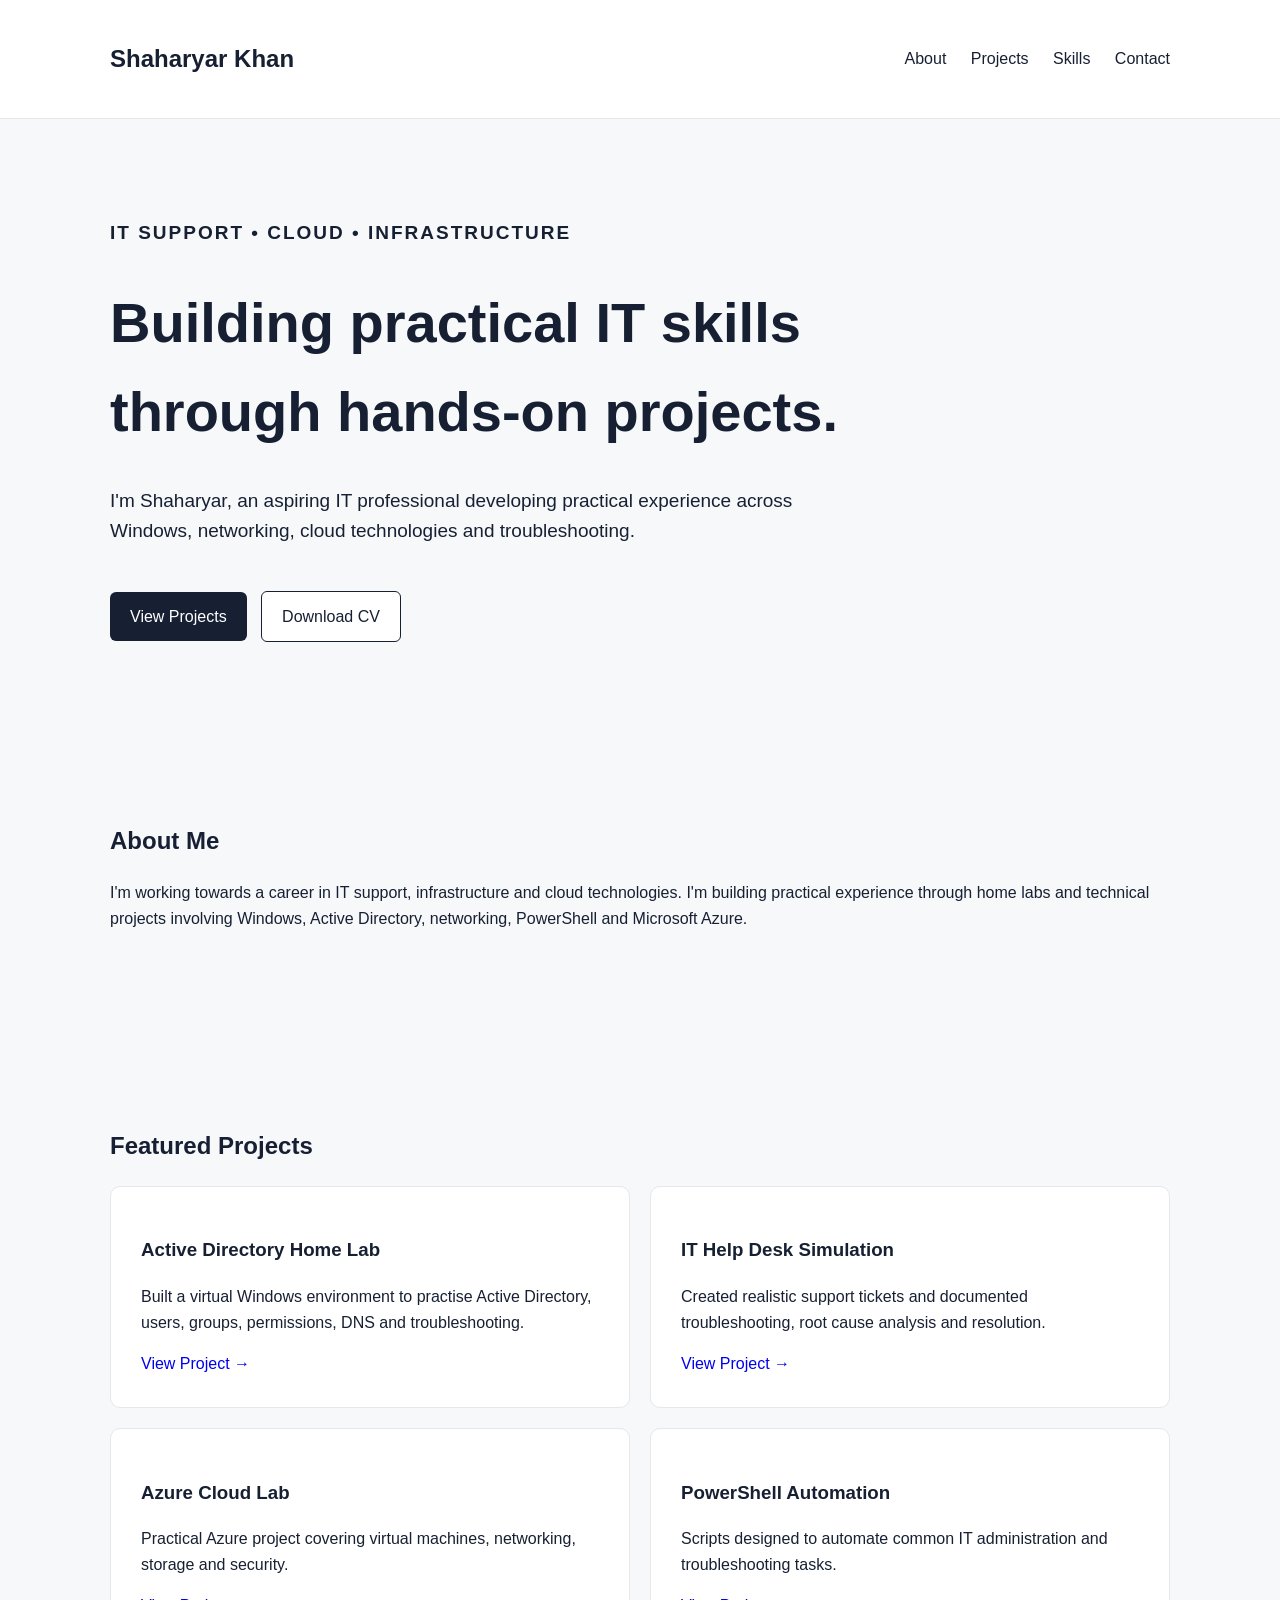
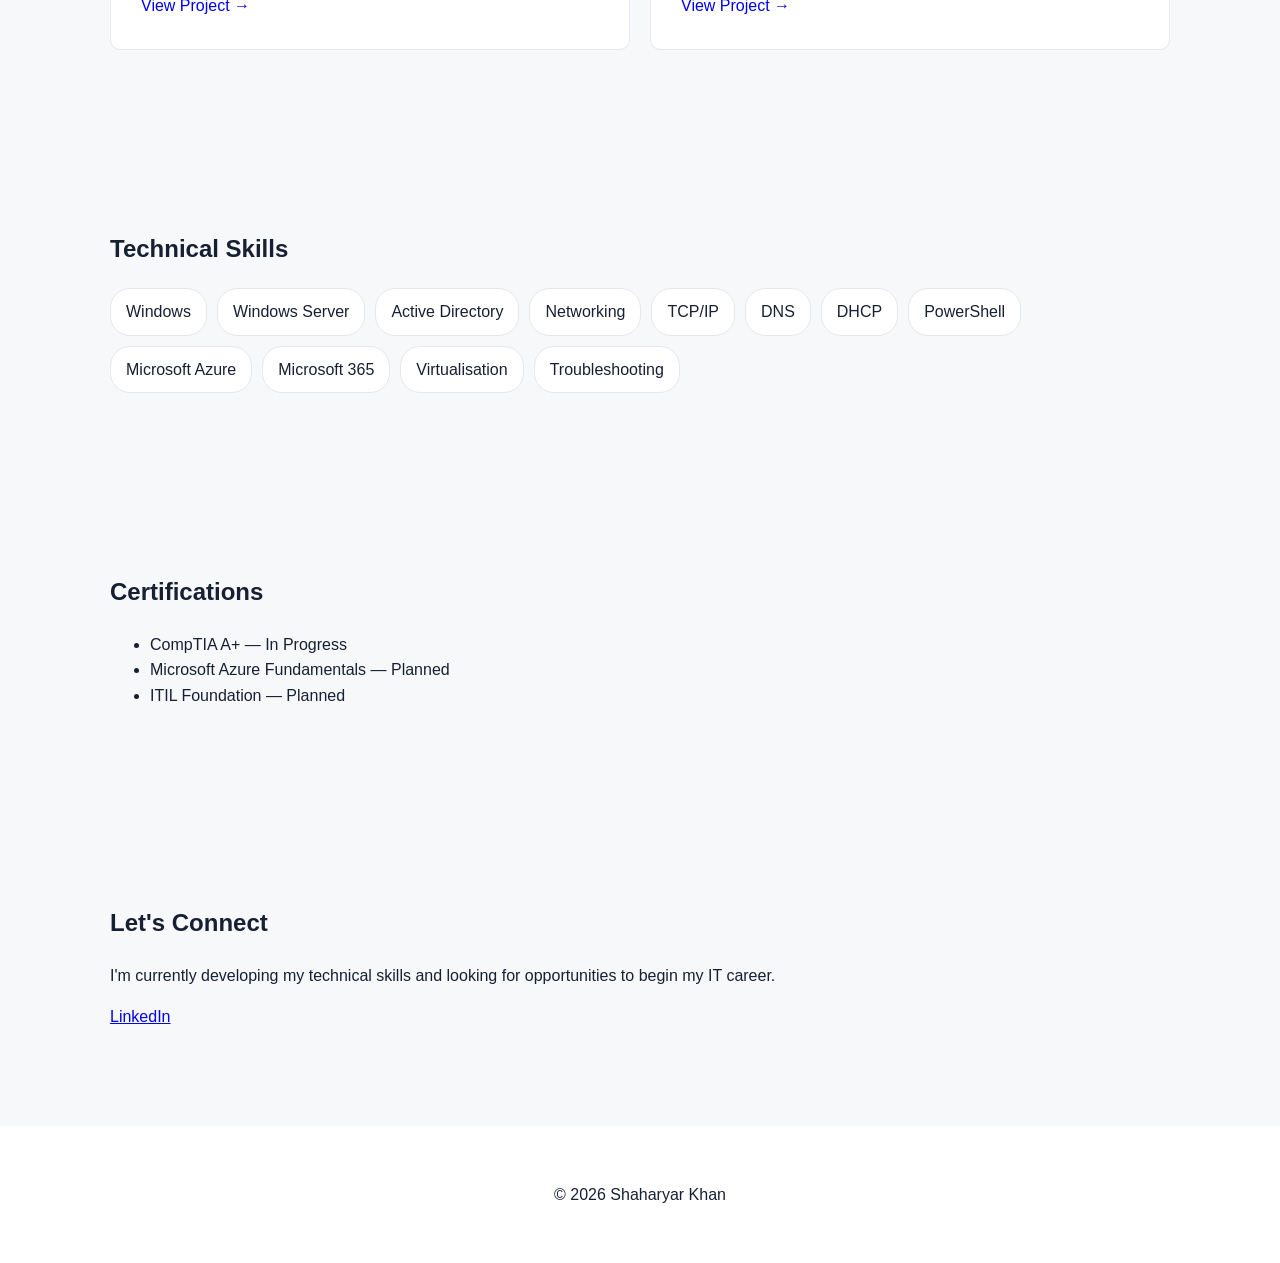
<file: index.html>
<!DOCTYPE html>
<html lang="en">
<head>
    <meta charset="UTF-8">
    <meta name="viewport" content="width=device-width, initial-scale=1.0">

    <title>Shaharyar Khan | IT Support & Cloud</title>

    <link rel="stylesheet" href="style.css">
</head>

<body>

<header>
    <nav>
        <h2>Shaharyar Khan</h2>

        <div>
            <a href="#about">About</a>
            <a href="#projects">Projects</a>
            <a href="#skills">Skills</a>
            <a href="#contact">Contact</a>
        </div>
    </nav>
</header>


<main>

<section class="hero">

    <p class="eyebrow">IT SUPPORT • CLOUD • INFRASTRUCTURE</p>

    <h1>
        Building practical IT skills
        through hands-on projects.
    </h1>

    <p>
        I'm Shaharyar, an aspiring IT professional developing
        practical experience across Windows, networking,
        cloud technologies and troubleshooting.
    </p>

    <div class="buttons">
        <a href="#projects" class="button">
            View Projects
        </a>

        <a href="documents/ShaharyarKhanCV1.docx"
           class="button secondary">
            Download CV
        </a>
    </div>

</section>


<section id="about">

    <h2>About Me</h2>

    <p>
        I'm working towards a career in IT support, infrastructure
        and cloud technologies. I'm building practical experience
        through home labs and technical projects involving Windows,
        Active Directory, networking, PowerShell and Microsoft Azure.
    </p>

</section>


<section id="projects">

    <h2>Featured Projects</h2>

    <div class="projects">

        <article>
            <h3>Active Directory Home Lab</h3>

            <p>
                Built a virtual Windows environment to practise
                Active Directory, users, groups, permissions,
                DNS and troubleshooting.
            </p>

            <a href="#">
                View Project →
            </a>
        </article>


        <article>
            <h3>IT Help Desk Simulation</h3>

            <p>
                Created realistic support tickets and documented
                troubleshooting, root cause analysis and resolution.
            </p>

            <a href="#">
                View Project →
            </a>
        </article>


        <article>
            <h3>Azure Cloud Lab</h3>

            <p>
                Practical Azure project covering virtual machines,
                networking, storage and security.
            </p>

            <a href="#">
                View Project →
            </a>
        </article>


        <article>
            <h3>PowerShell Automation</h3>

            <p>
                Scripts designed to automate common IT administration
                and troubleshooting tasks.
            </p>

            <a href="projects/system-health-audit.html">
                View Project →
            </a>
        </article>

    </div>

</section>


<section id="skills">

    <h2>Technical Skills</h2>

    <div class="skills">

        <span>Windows</span>
        <span>Windows Server</span>
        <span>Active Directory</span>
        <span>Networking</span>
        <span>TCP/IP</span>
        <span>DNS</span>
        <span>DHCP</span>
        <span>PowerShell</span>
        <span>Microsoft Azure</span>
        <span>Microsoft 365</span>
        <span>Virtualisation</span>
        <span>Troubleshooting</span>

    </div>

</section>


<section>

    <h2>Certifications</h2>

    <ul>
        <li>CompTIA A+ — In Progress</li>
        <li>Microsoft Azure Fundamentals — Planned</li>
        <li>ITIL Foundation — Planned</li>
    </ul>

</section>


<section id="contact">

    <h2>Let's Connect</h2>

    <p>
        I'm currently developing my technical skills and
        looking for opportunities to begin my IT career.
    </p>

    <p>
        <a href="https://www.linkedin.com/in/shaharyar-khan-87b7922a6/">
            LinkedIn
        </a>
    </p>

</section>

</main>


<footer>

    <p>
        © 2026 Shaharyar Khan
    </p>

</footer>

</body>
</html>
</file>
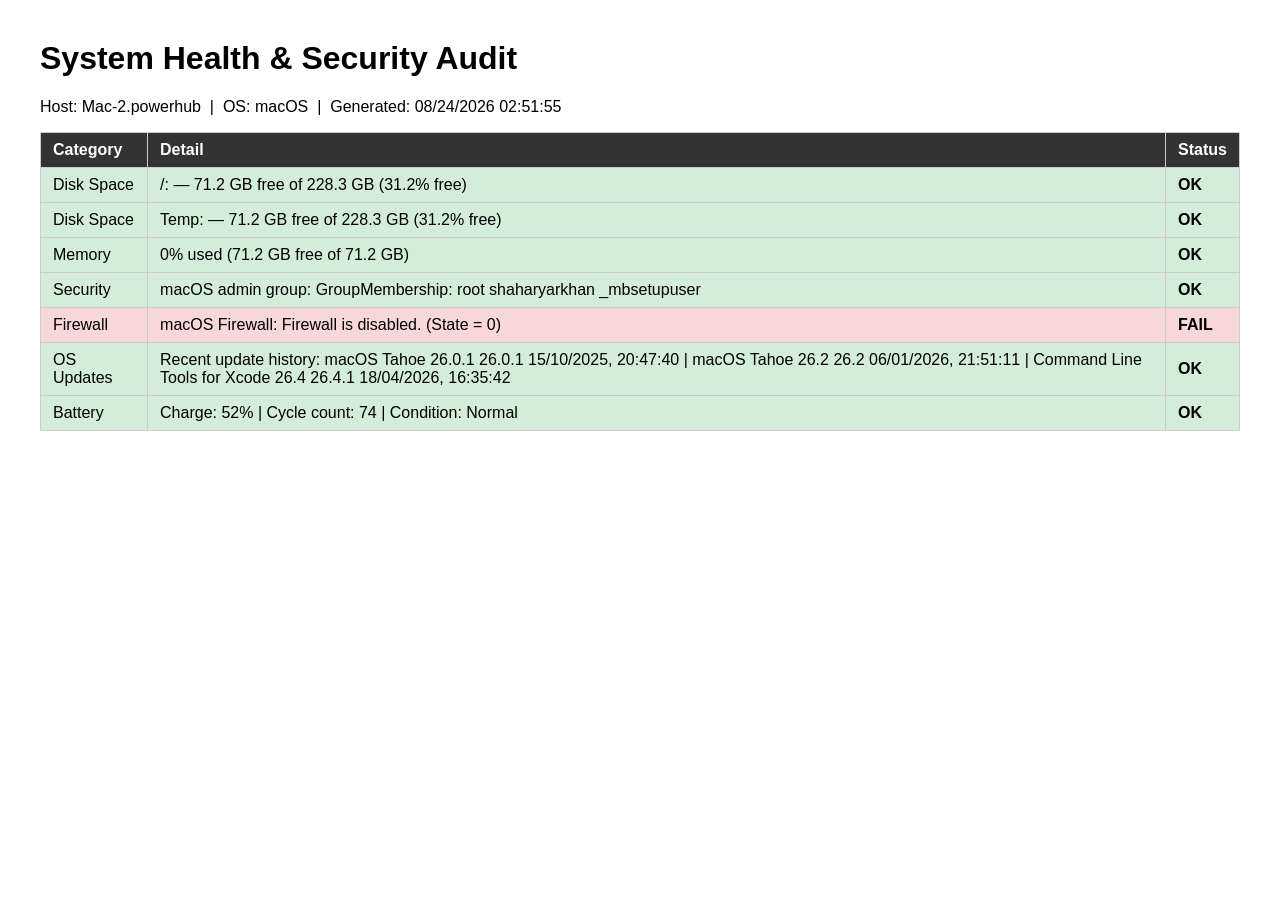
<file: projects/HealthReport_example.html>
<html>
<head>
<title>System Health Report</title>
<style>
  body { font-family: Segoe UI, Arial, sans-serif; margin: 40px; }
  table { border-collapse: collapse; width: 100%; }
  td, th { border: 1px solid #ccc; padding: 8px 12px; text-align: left; }
  th { background-color: #333; color: white; }
</style>
</head>
<body>
  <h1>System Health & Security Audit</h1>
  <p>Host: Mac-2.powerhub &nbsp;|&nbsp; OS: macOS &nbsp;|&nbsp; Generated: 08/24/2026 02:51:55</p>
  <table>
    <tr><th>Category</th><th>Detail</th><th>Status</th></tr>
    <tr style='background-color:#d4edda'><td>Disk Space</td><td>/: — 71.2 GB free of 228.3 GB (31.2% free)</td><td><b>OK</b></td></tr>
<tr style='background-color:#d4edda'><td>Disk Space</td><td>Temp: — 71.2 GB free of 228.3 GB (31.2% free)</td><td><b>OK</b></td></tr>
<tr style='background-color:#d4edda'><td>Memory</td><td>0% used (71.2 GB free of 71.2 GB)</td><td><b>OK</b></td></tr>
<tr style='background-color:#d4edda'><td>Security</td><td>macOS admin group: GroupMembership: root shaharyarkhan _mbsetupuser</td><td><b>OK</b></td></tr>
<tr style='background-color:#f8d7da'><td>Firewall</td><td>macOS Firewall: Firewall is disabled. (State = 0)</td><td><b>FAIL</b></td></tr>
<tr style='background-color:#d4edda'><td>OS Updates</td><td>Recent update history: macOS Tahoe 26.0.1                                 26.0.1     15/10/2025, 20:47:40   | macOS Tahoe 26.2                                   26.2       06/01/2026, 21:51:11   | Command Line Tools for Xcode 26.4                  26.4.1     18/04/2026, 16:35:42  </td><td><b>OK</b></td></tr>
<tr style='background-color:#d4edda'><td>Battery</td><td>Charge: 52% | Cycle count: 74 | Condition: Normal</td><td><b>OK</b></td></tr>
  </table>
</body>
</html>
</file>
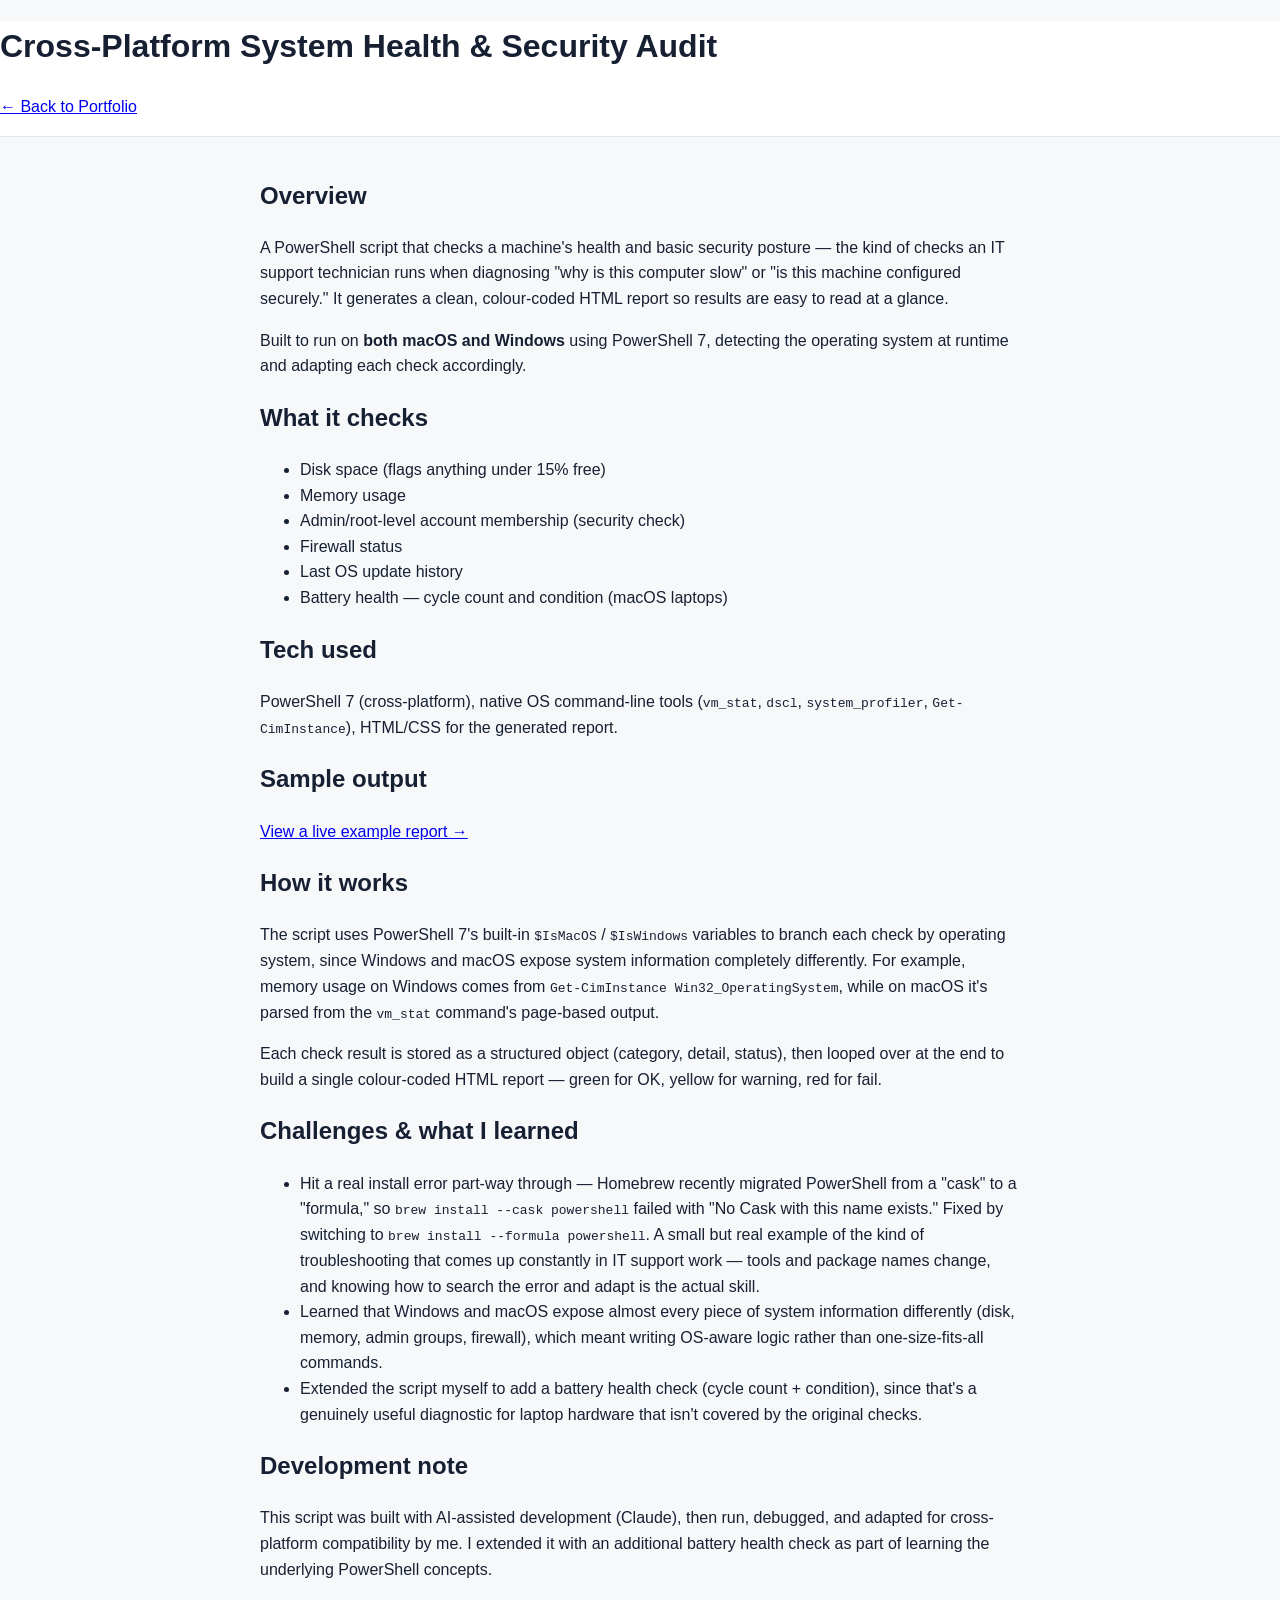
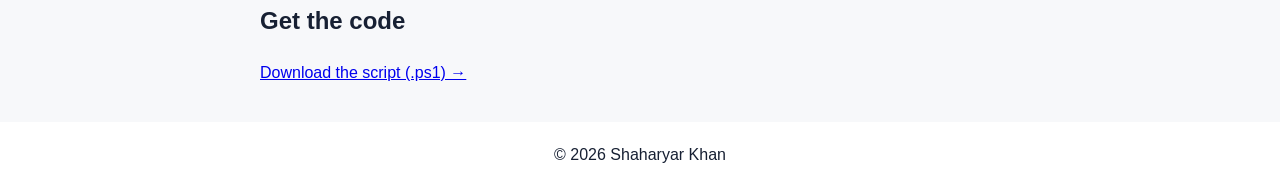
<file: projects/system-health-audit.html>
<!DOCTYPE html>
<html lang="en">
<head>
<meta charset="UTF-8">
<meta name="viewport" content="width=device-width, initial-scale=1.0">
<title>System Health Audit | Shaharyar Khan</title>
<link rel="stylesheet" href="../style.css">
</head>
<body>

<header>
  <h1>Cross-Platform System Health & Security Audit</h1>
  <p><a href="../index.html">&larr; Back to Portfolio</a></p>
</header>

<main style="max-width: 800px; margin: 0 auto; padding: 20px; line-height: 1.6;">

  <h2>Overview</h2>
  <p>
    A PowerShell script that checks a machine's health and basic security posture —
    the kind of checks an IT support technician runs when diagnosing "why is this
    computer slow" or "is this machine configured securely." It generates a clean,
    colour-coded HTML report so results are easy to read at a glance.
  </p>
  <p>
    Built to run on <strong>both macOS and Windows</strong> using PowerShell 7,
    detecting the operating system at runtime and adapting each check accordingly.
  </p>

  <h2>What it checks</h2>
  <ul>
    <li>Disk space (flags anything under 15% free)</li>
    <li>Memory usage</li>
    <li>Admin/root-level account membership (security check)</li>
    <li>Firewall status</li>
    <li>Last OS update history</li>
    <li>Battery health — cycle count and condition (macOS laptops)</li>
  </ul>

  <h2>Tech used</h2>
  <p>PowerShell 7 (cross-platform), native OS command-line tools (<code>vm_stat</code>,
     <code>dscl</code>, <code>system_profiler</code>, <code>Get-CimInstance</code>),
     HTML/CSS for the generated report.</p>

  <h2>Sample output</h2>
  <p>
    <a href="HealthReport_example.html">View a live example report &rarr;</a>
  </p>

  <h2>How it works</h2>
  <p>
    The script uses PowerShell 7's built-in <code>$IsMacOS</code> / <code>$IsWindows</code>
    variables to branch each check by operating system, since Windows and macOS expose
    system information completely differently. For example, memory usage on Windows comes
    from <code>Get-CimInstance Win32_OperatingSystem</code>, while on macOS it's parsed from
    the <code>vm_stat</code> command's page-based output.
  </p>
  <p>
    Each check result is stored as a structured object (category, detail, status), then
    looped over at the end to build a single colour-coded HTML report — green for OK,
    yellow for warning, red for fail.
  </p>

  <h2>Challenges & what I learned</h2>
  <ul>
    <li>
      Hit a real install error part-way through — Homebrew recently migrated PowerShell
      from a "cask" to a "formula," so <code>brew install --cask powershell</code> failed
      with "No Cask with this name exists." Fixed by switching to
      <code>brew install --formula powershell</code>. A small but real example of the kind
      of troubleshooting that comes up constantly in IT support work — tools and package
      names change, and knowing how to search the error and adapt is the actual skill.
    </li>
    <li>
      Learned that Windows and macOS expose almost every piece of system information
      differently (disk, memory, admin groups, firewall), which meant writing OS-aware
      logic rather than one-size-fits-all commands.
    </li>
    <li>
      Extended the script myself to add a battery health check (cycle count + condition),
      since that's a genuinely useful diagnostic for laptop hardware that isn't covered
      by the original checks.
    </li>
  </ul>

  <h2>Development note</h2>
  <p>
    This script was built with AI-assisted development (Claude), then run, debugged,
    and adapted for cross-platform compatibility by me. I extended it with an additional
    battery health check as part of learning the underlying PowerShell concepts.
  </p>

  <h2>Get the code</h2>
  <p><a href="SystemHealthAudit.ps1">Download the script (.ps1) &rarr;</a></p>

</main>

<footer style="text-align:center; padding: 20px;">
  &copy; 2026 Shaharyar Khan
</footer>

</body>
</html>
</file>
<file: style.css>
* {
    box-sizing: border-box;
}

body {
    margin: 0;
    font-family: Arial, sans-serif;
    line-height: 1.6;
    background: #f7f8fa;
    color: #172033;
}

header {
    background: white;
    border-bottom: 1px solid #e5e7eb;
    position: sticky;
    top: 0;
}

nav {
    max-width: 1100px;
    margin: auto;
    padding: 20px;
    display: flex;
    justify-content: space-between;
    align-items: center;
}

nav a {
    margin-left: 20px;
    text-decoration: none;
    color: #172033;
}

main {
    max-width: 1100px;
    margin: auto;
}

section {
    padding: 80px 20px;
}

.hero {
    min-height: 600px;
    display: flex;
    flex-direction: column;
    justify-content: center;
}

.hero h1 {
    font-size: 56px;
    max-width: 800px;
    margin: 10px 0;
}

.hero p {
    max-width: 700px;
    font-size: 19px;
}

.eyebrow {
    font-weight: bold;
    letter-spacing: 2px;
}

.buttons {
    margin-top: 25px;
}

.button {
    display: inline-block;
    padding: 12px 20px;
    margin-right: 10px;
    background: #172033;
    color: white;
    text-decoration: none;
    border-radius: 6px;
}

.button.secondary {
    background: white;
    color: #172033;
    border: 1px solid #172033;
}

.projects {
    display: grid;
    grid-template-columns: repeat(2, 1fr);
    gap: 20px;
}

.projects article {
    background: white;
    padding: 30px;
    border: 1px solid #e5e7eb;
    border-radius: 10px;
}

.projects a {
    text-decoration: none;
}

.skills {
    display: flex;
    flex-wrap: wrap;
    gap: 10px;
}

.skills span {
    background: white;
    padding: 10px 15px;
    border: 1px solid #e5e7eb;
    border-radius: 20px;
}

footer {
    text-align: center;
    padding: 40px;
    background: white;
}


@media (max-width: 700px) {

    nav {
        flex-direction: column;
        gap: 15px;
    }

    nav a {
        margin: 0 8px;
    }

    .hero h1 {
        font-size: 40px;
    }

    .projects {
        grid-template-columns: 1fr;
    }

}
</file>
